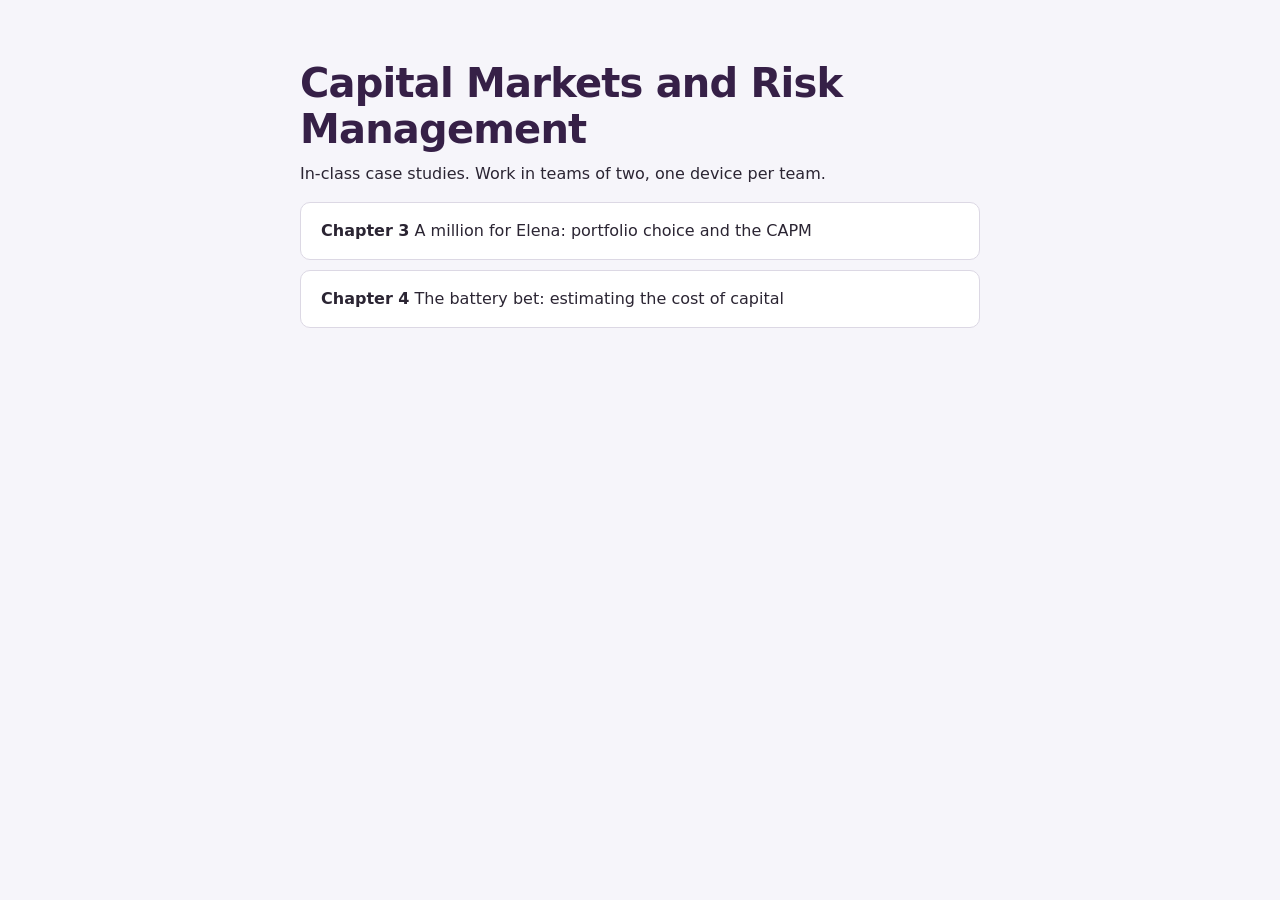
<file: index.html>
<!doctype html>
<html lang="en">
<head>
<meta charset="utf-8">
<meta name="viewport" content="width=device-width, initial-scale=1">
<title>Capital Markets and Risk Management: case studies</title>
<link rel="stylesheet" href="assets/case.css">
</head>
<body>
<main class="landing">
  <h1>Capital Markets and Risk Management</h1>
  <p>In-class case studies. Work in teams of two, one device per team.</p>
  <ul class="caselist">
    <li><a href="ch3/"><strong>Chapter 3</strong> A million for Elena: portfolio choice and the CAPM</a></li>
    <li><a href="ch4/"><strong>Chapter 4</strong> The battery bet: estimating the cost of capital</a></li>
  </ul>
</main>
</body>
</html>
</file>
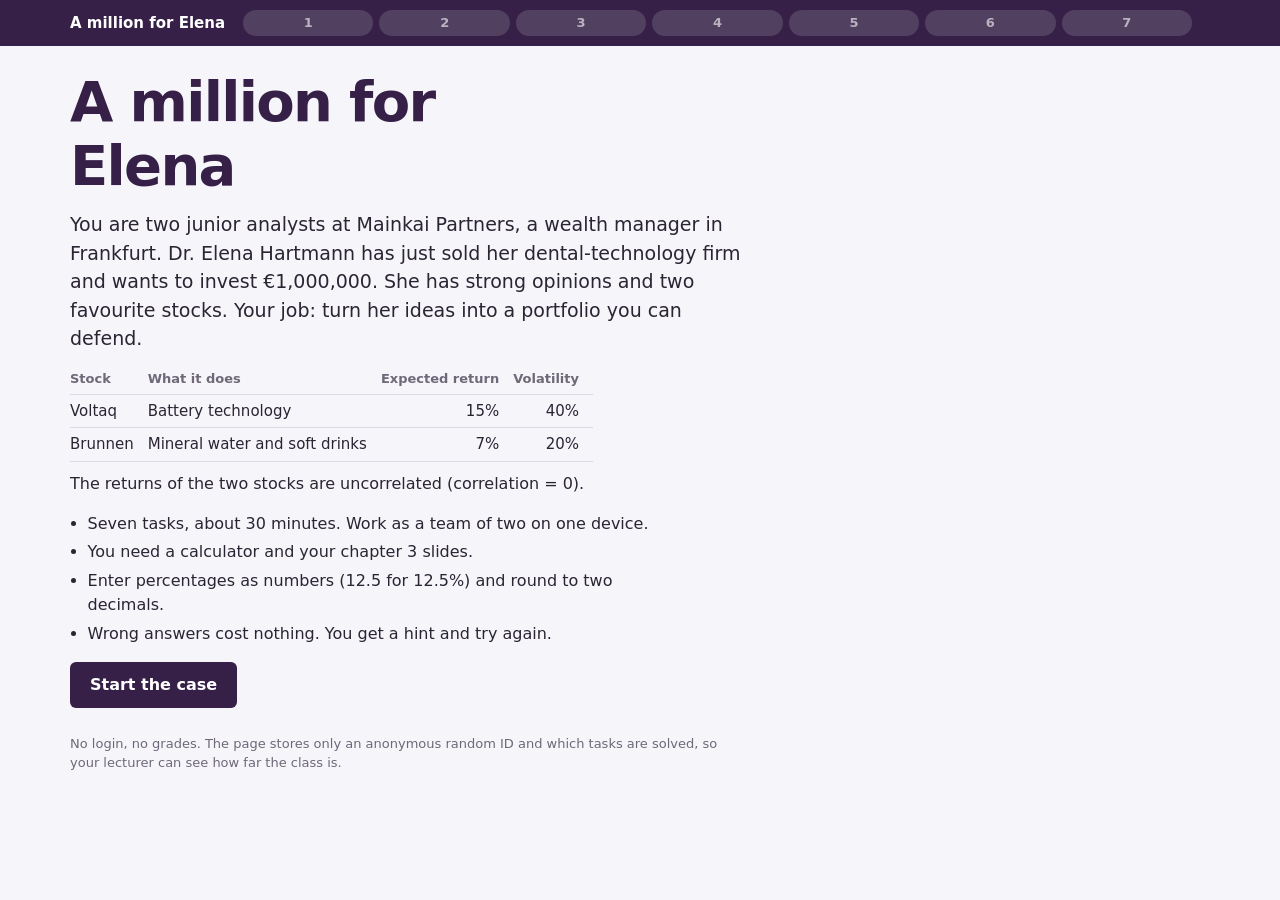
<file: ch3/index.html>
<!doctype html>
<html lang="en">
<head>
<meta charset="utf-8">
<meta name="viewport" content="width=device-width, initial-scale=1">
<title>A million for Elena</title>
<link rel="stylesheet" href="../assets/case.css">
</head>
<body>
<header class="top"><div class="top-in">
  <span class="name" id="name"></span>
  <ol class="track" id="track" aria-label="Progress"></ol>
  <span class="clock" id="clock"></span>
</div></header>
<div class="wrap">
  <aside class="aside chart" id="aside" hidden></aside>
  <main id="flow"></main>
</div>
<noscript>This case study needs JavaScript.</noscript>
<script src="../config.js"></script>
<script src="case-data.js"></script>
<script src="chart.js"></script>
<script src="../assets/case.js"></script>
</body>
</html>
</file>
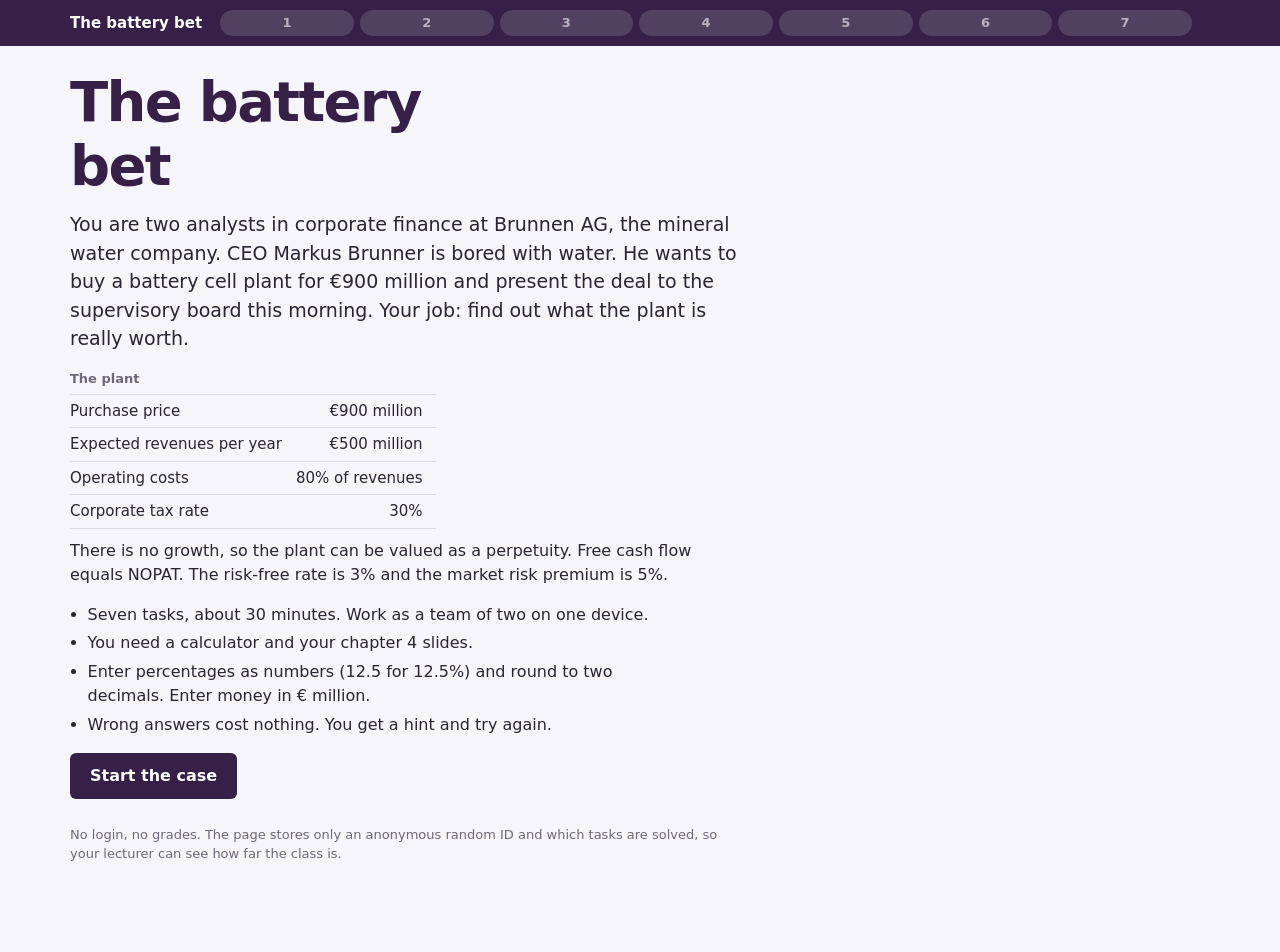
<file: ch4/index.html>
<!doctype html>
<html lang="en">
<head>
<meta charset="utf-8">
<meta name="viewport" content="width=device-width, initial-scale=1">
<title>The battery bet</title>
<link rel="stylesheet" href="../assets/case.css">
</head>
<body>
<header class="top"><div class="top-in">
  <span class="name" id="name"></span>
  <ol class="track" id="track" aria-label="Progress"></ol>
  <span class="clock" id="clock"></span>
</div></header>
<div class="wrap">
  <aside class="aside chart" id="aside" hidden></aside>
  <main id="flow"></main>
</div>
<noscript>This case study needs JavaScript.</noscript>
<script src="../config.js"></script>
<script src="case-data.js"></script>
<script src="sheet.js"></script>
<script src="../assets/case.js"></script>
</body>
</html>
</file>
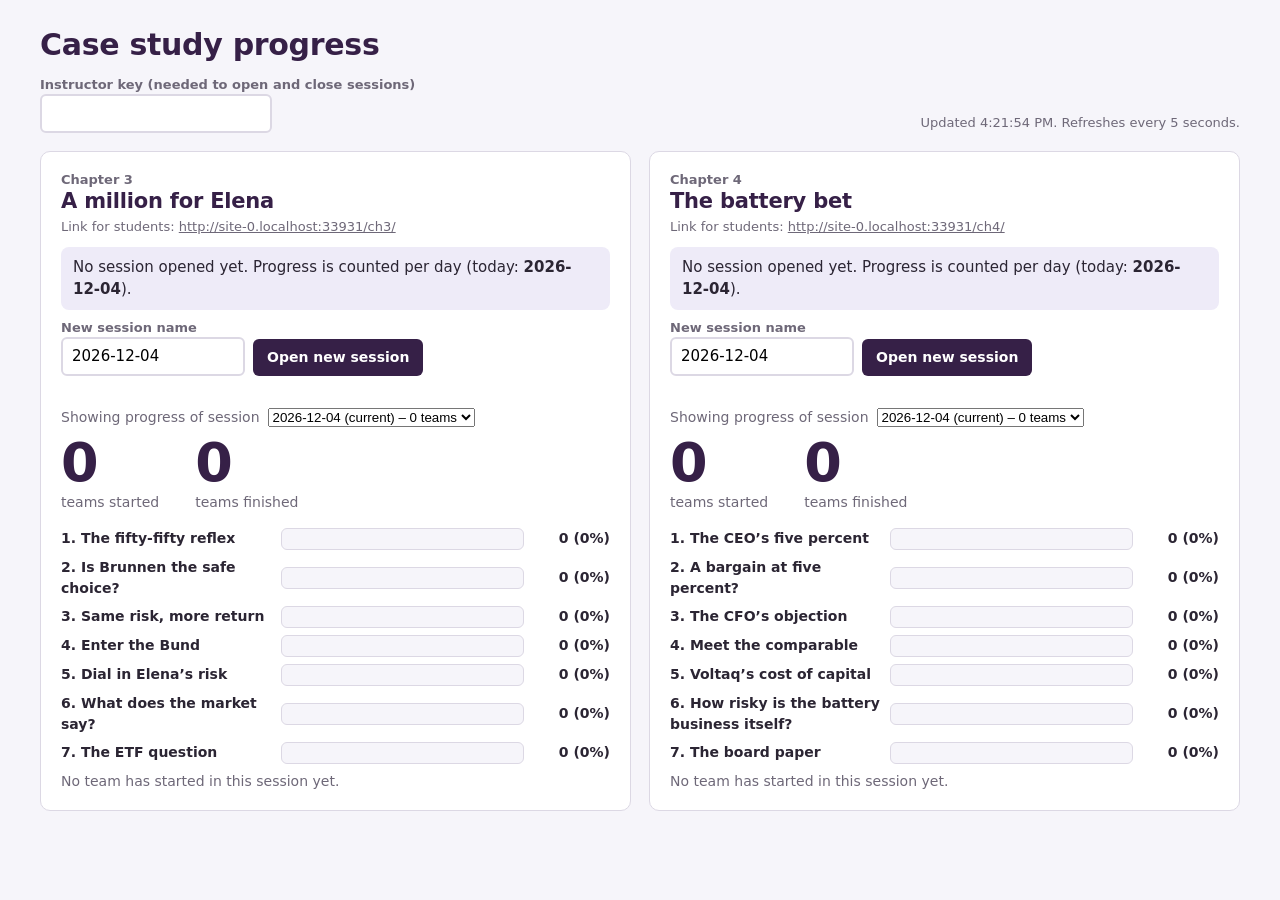
<file: dashboard.html>
<!doctype html>
<html lang="en">
<head>
<meta charset="utf-8">
<meta name="viewport" content="width=device-width, initial-scale=1">
<meta name="robots" content="noindex">
<title>Case study progress</title>
<link rel="stylesheet" href="assets/case.css">
<style>
.dash{max-width:1240px;margin:0 auto;padding:28px 20px 60px}
.dash h1{font-size:30px;font-weight:800}
.top-row{display:flex;flex-wrap:wrap;gap:16px;align-items:end;justify-content:space-between;margin:12px 0 18px}
.keybox label,.ctl label{display:block;font-size:13px;font-weight:700;color:var(--muted)}
.keybox input,.ctl input,.ctl select{font:inherit;font-size:15px;padding:6px 9px;border:2px solid var(--line);border-radius:6px;background:#fff}
.stamp{font-size:13px;color:var(--muted);margin:0}
.grid{display:grid;gap:18px}
@media(min-width:900px){.grid{grid-template-columns:1fr 1fr}}
.card{background:#fff;border:1px solid var(--line);border-radius:10px;padding:18px 20px}
.card h2{font-size:21px;font-weight:800}
.card .chap{font-size:13px;font-weight:700;color:var(--muted)}
.status{margin:10px 0 4px;padding:9px 12px;border-radius:8px;font-size:15px}
.status.open{background:var(--okbg)}
.status.closed{background:var(--badbg)}
.status.none{background:var(--tint)}
.ctl{display:flex;flex-wrap:wrap;gap:8px;align-items:end;margin:8px 0 4px}
.ctl .btn{padding:8px 14px;font-size:14px}
.msg{font-size:13px;margin:4px 0 0;min-height:1em}
.msg.err{color:var(--bad)}
.view{display:flex;gap:8px;align-items:center;margin:14px 0 2px;font-size:14px;color:var(--muted)}
.link{font-size:13px;word-break:break-all;margin:4px 0 10px;color:var(--muted)}
.big{display:flex;gap:36px;margin:8px 0 14px}
.big div b{display:block;font-size:54px;line-height:1;font-weight:800;color:var(--dark)}
.big div span{color:var(--muted);font-size:14px}
.bar{display:grid;grid-template-columns:minmax(120px,210px) 1fr 76px;gap:10px;align-items:center;margin:7px 0}
.bar .t{font-weight:700;font-size:14px}
.bar .rail{height:22px;background:var(--paper);border:1px solid var(--line);border-radius:6px;overflow:hidden}
.bar .fill{height:100%;background:var(--violet);transition:width .4s}
.bar .n{text-align:right;font-weight:700;font-size:14px}
.idle{color:var(--muted);font-size:14px;margin:6px 0 0}
.note{background:#fff;border:1px solid var(--line);border-radius:10px;padding:14px 18px}
</style>
</head>
<body>
<main class="dash">
  <h1>Case study progress</h1>
  <div class="top-row">
    <div class="keybox"><label for="key">Instructor key (needed to open and close sessions)</label><input id="key" type="password" size="22" autocomplete="off"></div>
    <p class="stamp" id="stamp"></p>
  </div>
  <div id="out" class="grid"></div>
</main>
<script src="config.js"></script>
<script>
(function(){
  var CASES=[{id:"ch3",chap:"Chapter 3"},{id:"ch4",chap:"Chapter 4"}];
  var cfg=window.CASE_CONFIG||{}, $=function(i){return document.getElementById(i);};
  var BASE=(cfg.firebaseUrl||"").replace(/\/+$/,"");
  var p=function(n){return (n<10?"0":"")+n;};
  function today(){var d=new Date();return d.getFullYear()+"-"+p(d.getMonth()+1)+"-"+p(d.getDate());}
  function clean(r){return String(r||"").replace(/[^A-Za-z0-9_-]/g,"").slice(0,20);}
  function esc(s){return String(s).replace(/[&<>"]/g,function(c){return {"&":"&amp;","<":"&lt;",">":"&gt;",'"':"&quot;"}[c];});}
  var store={get:function(k){try{return localStorage.getItem(k)||"";}catch(e){return "";}},set:function(k,v){try{localStorage.setItem(k,v);}catch(e){}}};
  $("key").value=store.get("cmrm-instructor-key");
  $("key").oninput=function(){store.set("cmrm-instructor-key",$("key").value);};
  var timer=null;

  function loadCases(i,cb){
    if(i>=CASES.length) return cb();
    var s=document.createElement("script"); s.src=CASES[i].id+"/case-data.js";
    s.onload=function(){ CASES[i].title=window.CASE.title; CASES[i].tasks=window.CASE.tasks.map(function(t){return t.title;}); loadCases(i+1,cb); };
    s.onerror=function(){ CASES[i].title=CASES[i].id; CASES[i].tasks=[]; loadCases(i+1,cb); };
    document.head.appendChild(s);
  }
  function getJSON(path){ return fetch(BASE+path+".json",{cache:"no-store"}).then(function(r){ if(!r.ok) throw new Error("HTTP "+r.status); return r.json(); }); }
  function getControl(c){
    return Promise.all(["run","open","since"].map(function(k){ return getJSON("/control/"+c.id+"/"+k).catch(function(){return null;}); }))
      .then(function(v){ return v[0]?{run:v[0],open:v[1]===true,since:v[2]}:null; });
  }
  function fmtDate(ms){ if(!ms) return ""; var d=new Date(ms); return p(d.getDate())+"."+p(d.getMonth()+1)+"."+d.getFullYear()+", "+p(d.getHours())+":"+p(d.getMinutes()); }

  /* one card per case: session control on top, progress below */
  function skeleton(){
    $("out").innerHTML=CASES.map(function(c){
      return '<section class="card" id="card-'+c.id+'"><div class="chap">'+c.chap+'</div><h2>'+esc(c.title)+'</h2>'+
        '<p class="link">Link for students: <a href="'+c.id+'/">'+location.href.replace(/dashboard\.html.*$/,"")+c.id+'/</a></p>'+
        '<div class="status none" id="st-'+c.id+'">Loading …</div>'+
        '<div class="ctl"><div><label for="nm-'+c.id+'">New session name</label><input id="nm-'+c.id+'" size="16" value="'+today()+'"></div>'+
        '<button class="btn" id="op-'+c.id+'">Open new session</button><button class="btn ghost" id="tg-'+c.id+'" hidden></button></div>'+
        '<p class="msg" id="msg-'+c.id+'"></p>'+
        '<div class="view">Showing progress of session <select id="sel-'+c.id+'"></select></div>'+
        '<div id="prog-'+c.id+'"></div></section>';
    }).join("");
    CASES.forEach(function(c){
      $("op-"+c.id).onclick=function(){ var n=clean($("nm-"+c.id).value); if(!n){ msg(c,"Enter a session name (letters, digits, - and _).",true); return; } write(c,n,true,true); };
      $("tg-"+c.id).onclick=function(){ if(c.ctrl) write(c,c.ctrl.run,!c.ctrl.open,false); };
      $("sel-"+c.id).onchange=function(){ c.view=$("sel-"+c.id).value; c.pinned=true; refresh(); };
    });
  }
  function msg(c,t,err){ var m=$("msg-"+c.id); m.textContent=t||""; m.className="msg"+(err?" err":""); }
  function write(c,run,open,isNew){
    var key=$("key").value;
    if(!key){ msg(c,"Enter the instructor key at the top of the page first.",true); return; }
    var body={run:run,open:open,since:isNew||!c.ctrl?{".sv":"timestamp"}:(c.ctrl.since||{".sv":"timestamp"}),key:key};
    fetch(BASE+"/control/"+c.id+".json",{method:"PUT",body:JSON.stringify(body)}).then(function(r){
      if(r.status===401||r.status===403) throw new Error("The database refused the change. Check the instructor key and the database rules.");
      if(!r.ok) throw new Error("HTTP "+r.status);
      msg(c,open?(isNew?"Session “"+run+"” is open. Students who open the case now join it.":"Session “"+run+"” is open again."):"Session “"+run+"” is closed. Progress is kept; nothing new is counted.");
      c.pinned=false; refresh();
    }).catch(function(e){ msg(c,e.message,true); });
  }
  function bars(c,data){
    var n=c.tasks.length, sessions=Object.keys(data||{}), started=sessions.length, cnt=[], i;
    for(i=1;i<=n;i++) cnt.push(sessions.filter(function(s){return data[s]["s"+i]!=null;}).length);
    var h='<div class="big"><div><b>'+started+'</b><span>teams started</span></div><div><b>'+(cnt[n-1]||0)+'</b><span>teams finished</span></div></div>';
    c.tasks.forEach(function(t,k){
      var pct=started?Math.round(cnt[k]/started*100):0;
      h+='<div class="bar"><div class="t">'+(k+1)+'. '+esc(t)+'</div><div class="rail"><div class="fill" style="width:'+pct+'%"></div></div><div class="n">'+cnt[k]+' ('+pct+'%)</div></div>';
    });
    if(!started) h+='<p class="idle">No team has started in this session yet.</p>';
    return h;
  }
  function refreshCase(c){
    return Promise.all([getControl(c), getJSON("/progress/"+c.id).catch(function(){return null;})]).then(function(r){
      var ctrl=r[0], all=r[1]||{}; c.ctrl=ctrl;
      if(!r[1]) return getJSON("/progress/"+c.id+"/"+(ctrl?ctrl.run:today())).catch(function(){return null;}).then(function(d){ all={}; all[ctrl?ctrl.run:today()]=d||{}; show(c,ctrl,all); });
      show(c,ctrl,all);
    });
  }
  function show(c,ctrl,all){
      var st=$("st-"+c.id), tg=$("tg-"+c.id);
      if(ctrl&&ctrl.open){ st.className="status open"; st.innerHTML='Session <b>'+esc(ctrl.run)+'</b> is open'+(ctrl.since?' (since '+fmtDate(ctrl.since)+')':'')+'. New progress is counted here.'; tg.hidden=false; tg.textContent="Close session"; }
      else if(ctrl){ st.className="status closed"; st.innerHTML='Session <b>'+esc(ctrl.run)+'</b> is closed. Students can still work on the case, but nothing is counted.'; tg.hidden=false; tg.textContent="Reopen session"; }
      else { st.className="status none"; st.innerHTML='No session opened yet. Progress is counted per day (today: <b>'+today()+'</b>).'; tg.hidden=true; }
      var runs=Object.keys(all);
      var current=ctrl?ctrl.run:today();
      if(runs.indexOf(current)<0) runs.push(current);
      runs.sort().reverse();
      if(!c.pinned||runs.indexOf(c.view)<0) c.view=current;
      var sel=$("sel-"+c.id);
      sel.innerHTML=runs.map(function(r){ var n=Object.keys(all[r]||{}).length; return '<option value="'+esc(r)+'"'+(r===c.view?' selected':'')+'>'+esc(r)+(r===current?(ctrl&&!ctrl.open?' (closed)':' (current)'):'')+' – '+n+(n===1?' team':' teams')+'</option>'; }).join("");
      $("prog-"+c.id).innerHTML=bars(c,all[c.view]);
  }
  function refresh(){
    if(!BASE){ $("out").innerHTML='<p class="note"><strong>Live overview is not set up yet.</strong> Enter the URL of your Firebase Realtime Database in <code>config.js</code>.</p>'; return; }
    Promise.all(CASES.map(refreshCase)).then(function(){ $("stamp").textContent="Updated "+new Date().toLocaleTimeString()+". Refreshes every 5 seconds."; })
      .catch(function(e){ $("stamp").textContent="Could not read the database ("+e.message+")."; });
  }
  loadCases(0,function(){ skeleton(); refresh(); timer=setInterval(refresh,5000); });
})();
</script>
</body>
</html>
</file>
<file: assets/case.css>
:root{
  --paper:#F6F5FA; --panel:#FFFFFF; --ink:#2B2533; --dark:#362047; --violet:#5B4C9E; --lilac:#BDB5E3; --tint:#EEEBF8; --muted:#6E6878; --line:#DCD8E4;
  --teal:#5B4C9E; --berry:#9C3A68; --ok:#3F7A5E; --okbg:#E9F2EC;
  --bad:#9C3A68; --badbg:#F8ECF2; --focus:#5B4C9E;
  --sans:"Avenir Next","Segoe UI Variable","Segoe UI",system-ui,-apple-system,"Helvetica Neue",Arial,sans-serif;
  --serif:"Iowan Old Style","Palatino Linotype",Palatino,"Book Antiqua",Georgia,serif;
}
*{box-sizing:border-box}
html{-webkit-text-size-adjust:100%}
body{margin:0;background:var(--paper);color:var(--ink);font:16px/1.5 var(--sans);font-variant-numeric:tabular-nums}
h1,h2,h3{line-height:1.15;margin:0;letter-spacing:-.01em;color:var(--dark)}
p{margin:.6em 0}
a{color:inherit}
button{font:inherit;cursor:pointer}
:focus-visible{outline:3px solid var(--focus);outline-offset:2px}

.top{position:sticky;top:0;z-index:5;background:var(--dark);color:#fff}
.top-in{max-width:1180px;margin:0 auto;padding:10px 20px;display:flex;align-items:center;gap:18px}
.top .name{font-weight:700;font-size:15px;white-space:nowrap}
.track{display:flex;gap:6px;flex:1;list-style:none;margin:0;padding:0}
.track li{flex:1;height:26px;border-radius:13px;background:rgba(255,255,255,.14);font-size:13px;font-weight:700;
  display:flex;align-items:center;justify-content:center;color:rgba(255,255,255,.6)}
.track li.done{background:var(--lilac);color:var(--dark)}
.track li.now{background:#fff;color:var(--dark)}
.clock{font-size:14px;white-space:nowrap;opacity:.85}

.wrap{max-width:1180px;margin:0 auto;padding:24px 20px 80px;display:grid;gap:28px}
@media(min-width:940px){.wrap{grid-template-columns:minmax(0,1fr) 440px;align-items:start}
  .aside{position:sticky;top:66px;max-height:calc(100vh - 82px);overflow:auto}}
.aside{order:2}
.aside{background:var(--panel);border-radius:10px;padding:16px 16px 12px;border:1px solid var(--line)}
.aside h2{font-size:17px}
.aside summary{font-weight:700;cursor:pointer;font-size:17px}

.intro h1{font-size:clamp(34px,6vw,56px);font-weight:800;letter-spacing:-.03em;max-width:12ch}
.intro .lede{font-size:19px;max-width:56ch}
.rules{padding-left:1.1em;max-width:60ch}
.rules li{margin:.3em 0}

.task{background:var(--panel);border:1px solid var(--line);border-radius:10px;padding:22px 24px;margin-bottom:16px}
.task h2{font-size:24px;font-weight:800;margin-bottom:4px}
.task .num{font-size:14px;color:var(--muted);font-weight:700}
.task .body{max-width:66ch}
.mail{font-family:var(--serif);font-size:18px;line-height:1.55;border-left:4px solid var(--berry);padding:2px 0 2px 16px;margin:14px 0;max-width:60ch}
.mail .from{display:block;font-family:var(--sans);font-size:13px;font-weight:700;color:var(--berry);margin-bottom:2px}
.given{border-collapse:collapse;margin:10px 0;font-size:15px}
.given th,.given td{padding:5px 14px 5px 0;text-align:left;border-bottom:1px solid var(--line)}
.given th{font-weight:700;color:var(--muted);font-size:13px}
.given td.r,.given th.r{text-align:right}
.f{font-family:var(--serif);font-style:italic;white-space:nowrap}

.fields{display:grid;gap:12px;margin:18px 0 6px;max-width:520px}
.field label{display:block;font-weight:700;font-size:15px;margin-bottom:4px}
.field .row{display:flex;align-items:center;gap:8px}
.field input{font:inherit;font-size:18px;width:150px;padding:8px 10px;border:2px solid var(--line);border-radius:6px;background:#fff;color:var(--ink)}
.field input.ok{border-color:var(--ok);background:var(--okbg)}
.field input.bad{border-color:var(--bad);background:var(--badbg)}
.field .unit{color:var(--muted)}
.field .mark{font-weight:800}
.field .mark.ok{color:var(--ok)} .field .mark.bad{color:var(--bad)}
.hint{margin:6px 0 0;padding:8px 12px;border-radius:6px;background:var(--badbg);color:#5E2340;font-size:15px;max-width:60ch}
.choice{margin:18px 0 6px;border:0;padding:0}
.choice legend{font-weight:700;padding:0;margin-bottom:6px;max-width:60ch}
.choice label{display:flex;gap:10px;align-items:flex-start;padding:8px 10px;border:2px solid var(--line);border-radius:6px;margin:6px 0;max-width:62ch;cursor:pointer}
.choice label.ok{border-color:var(--ok);background:var(--okbg)}
.choice label.bad{border-color:var(--bad);background:var(--badbg)}
.choice input{margin-top:5px}
.actions{display:flex;flex-wrap:wrap;gap:10px;margin-top:16px;align-items:center}
.btn{background:var(--dark);color:#fff;border:0;border-radius:6px;padding:11px 20px;font-weight:700;font-size:16px}
.btn:hover{background:#4A2E60}
.btn.ghost{background:transparent;color:var(--dark);border:2px solid var(--dark);padding:9px 16px;font-size:15px}
.approach{margin-top:14px;padding:12px 16px;border:2px dashed var(--line);border-radius:8px;max-width:66ch}
.approach h3{font-size:15px;margin-bottom:4px}
.success{margin-top:16px;padding:14px 18px;border-radius:8px;background:var(--okbg);max-width:66ch}
.success h3{font-size:17px;color:var(--ok);margin-bottom:4px}
.reveal{margin:10px 0;padding:10px 14px;border-radius:8px;background:var(--tint);max-width:62ch;font-size:15px}

details.solved{background:var(--panel);border:1px solid var(--line);border-radius:10px;padding:12px 18px;margin-bottom:10px}
details.solved summary{cursor:pointer;font-weight:700;display:flex;gap:10px;align-items:baseline}
details.solved summary .tick{color:var(--ok)}
details.solved dl{display:grid;grid-template-columns:auto auto;justify-content:start;gap:2px 18px;margin:10px 0 4px;font-size:15px}
details.solved dt{color:var(--muted)} details.solved dd{margin:0;font-weight:700}

.finale h1{font-size:clamp(30px,5vw,46px);font-weight:800;letter-spacing:-.02em}
.finale table{font-size:16px}
.finale td.best{font-weight:800;color:var(--ok)}
.foot{font-size:13px;color:var(--muted);margin-top:26px}

.chart svg{width:100%;height:auto;display:block}
.chart .ro{display:grid;grid-template-columns:repeat(4,auto);gap:2px 14px;font-size:14px;margin:8px 0 2px;justify-content:start}
.chart .ro span{color:var(--muted)} .chart .ro b{font-weight:700}
.chart input[type=range]{width:100%;accent-color:var(--berry);margin:6px 0 0}
.chart .sl label{font-size:14px;font-weight:700}
.chart .locked{font-size:14px;color:var(--muted);margin:8px 0 0}
.file{border-collapse:collapse;font-size:14px;width:100%;margin-top:12px}
.file caption{text-align:left;font-weight:700;padding-bottom:4px}
.file th,.file td{padding:4px 8px 4px 0;border-top:1px solid var(--line);text-align:right}
.file th:first-child,.file td:first-child{text-align:left}
.file th{color:var(--muted);font-weight:700;font-size:12.5px}

.landing{max-width:720px;margin:0 auto;padding:60px 20px}
.landing h1{font-size:40px;font-weight:800;letter-spacing:-.02em}
.caselist{list-style:none;padding:0}
.caselist a{display:block;background:#fff;border:1px solid var(--line);border-radius:10px;padding:16px 20px;text-decoration:none;margin:10px 0}
.caselist a:hover{border-color:var(--violet)}

@media(max-width:939px){.top .name{display:none}.task{padding:18px 16px}.wrap{padding:16px 12px 60px;gap:16px}}
@media(prefers-reduced-motion:no-preference){.success{animation:pop .35s ease-out}
  @keyframes pop{from{transform:scale(.97);opacity:.4}to{transform:none;opacity:1}}}

.btn.ghost:hover{background:var(--tint)}
.success h3{color:var(--ok)}
</file>
